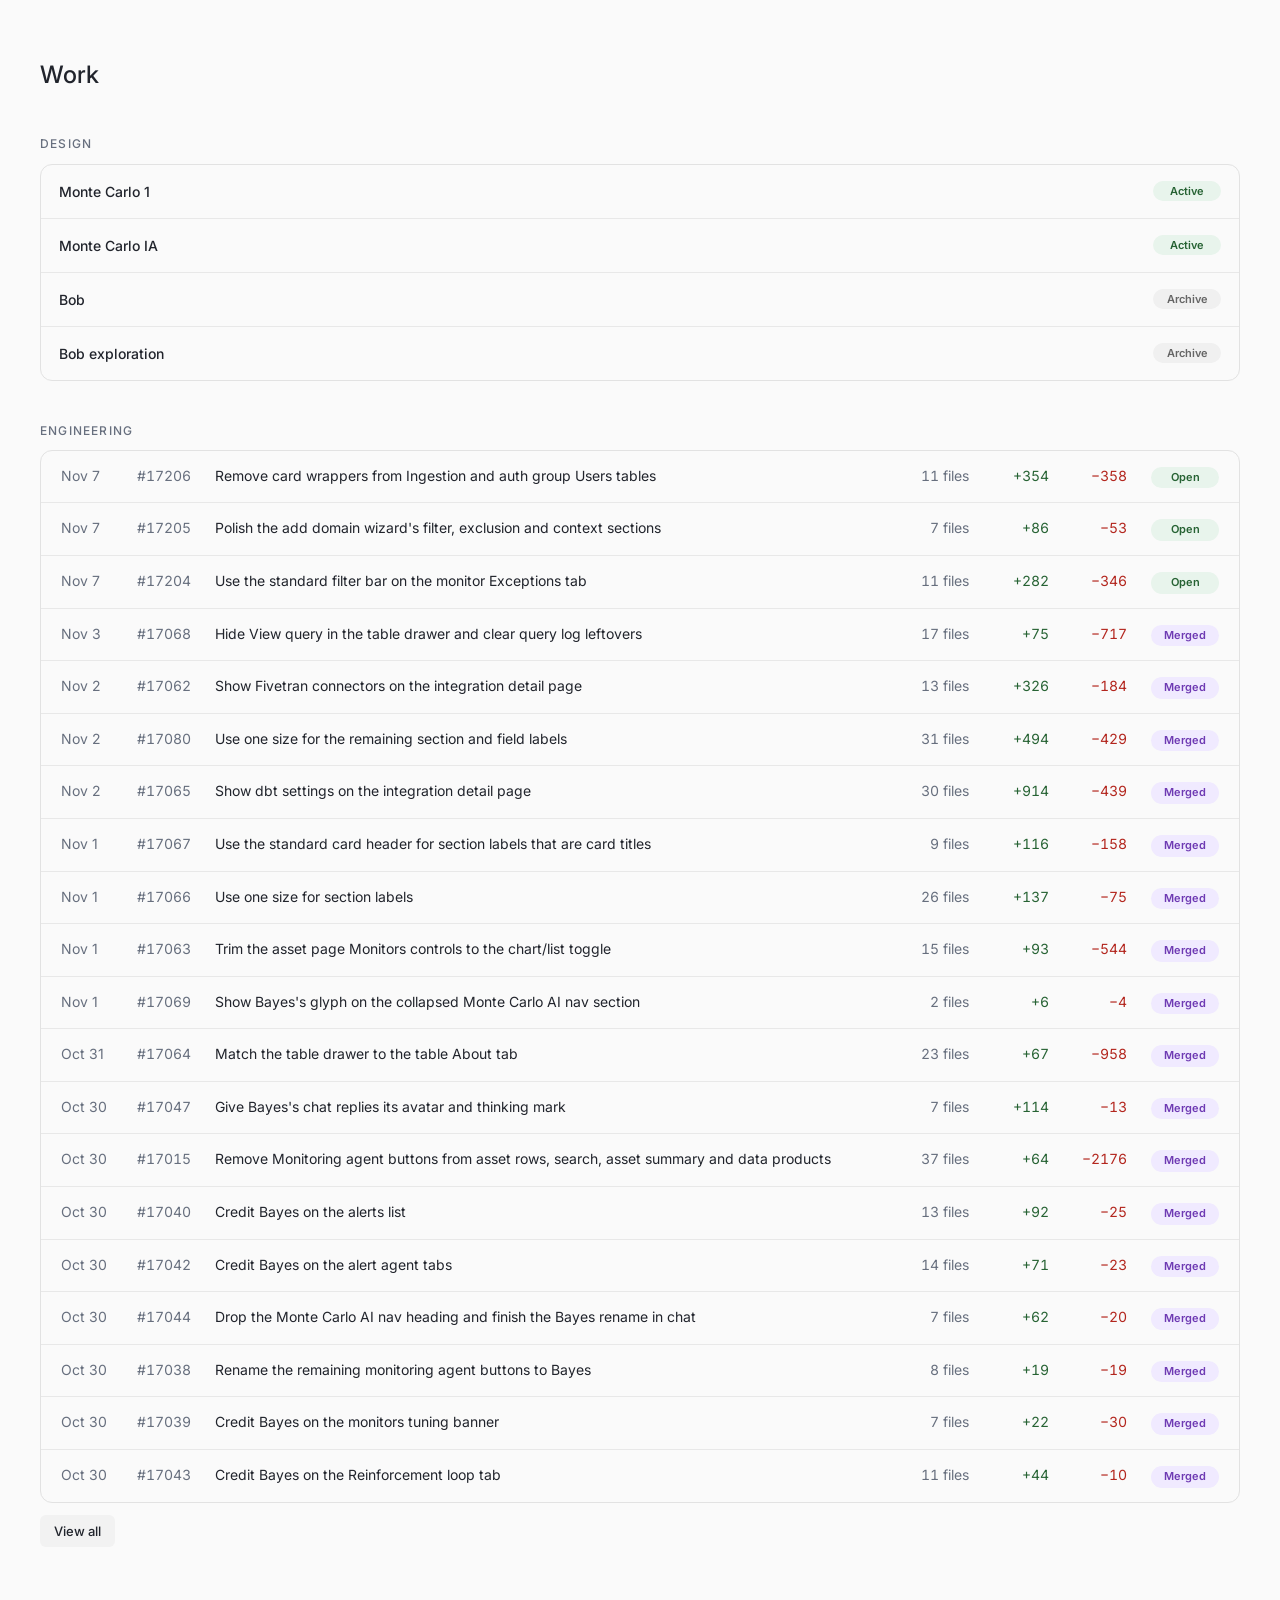
<file: index.html>
<!DOCTYPE html>
<html lang="en">
<head>
<meta charset="UTF-8">
<meta name="viewport" content="width=device-width, initial-scale=1.0">
<title>Work — Monte Carlo</title>
<link rel="stylesheet" href="style.css">
</head>
<body>
<div class="doc">

  <h1 class="cover-title">Work</h1>

  <div class="section">
    <p class="section-label">Design</p>
    <div class="group">
      <a href="https://mc-1.lovable.app/" class="group-link" target="_blank" rel="noopener">
        <span class="group-name">Monte Carlo 1</span>
        <span class="link-badge link-badge-green">Active</span>
      </a>
      <a href="https://mc-ia.lovable.app/" class="group-link" target="_blank" rel="noopener">
        <span class="group-name">Monte Carlo IA</span>
        <span class="link-badge link-badge-green">Active</span>
      </a>
      <a href="https://b0b.lovable.app/" class="group-link" target="_blank" rel="noopener">
        <span class="group-name">Bob</span>
        <span class="link-badge">Archive</span>
      </a>
      <a href="https://mc-2.lovable.app/" class="group-link" target="_blank" rel="noopener">
        <span class="group-name">Bob exploration</span>
        <span class="link-badge">Archive</span>
      </a>
    </div>
  </div>

  <div class="section">
    <p class="section-label">Engineering</p>
    <div class="group">
      <div id="pr-list"><span class="pr-loading">Loading&hellip;</span></div>
    </div>
    <a id="pr-view-all" href="https://github.com/pulls/authored" class="pr-view-all-btn" target="_blank" rel="noopener" style="display:none">View all</a>
  </div>

</div>

<script>
(async function () {
  const el = document.getElementById('pr-list');
  try {
    const res = await fetch('prs.json', { cache: 'no-store' });
    const all = (await res.json()).filter(pr => pr.merged_at || pr.state === 'open');
    const items = all.slice(0, 20);
    if (!items?.length) { el.innerHTML = '<span class="pr-loading">No PRs yet.</span>'; return; }
    el.innerHTML = items.map(pr => {
      const state = pr.merged_at ? 'merged' : pr.state;
      const date = new Date(pr.updated_at).toLocaleDateString('en-US', { month: 'short', day: 'numeric' });
      const label = state[0].toUpperCase() + state.slice(1);
      const files = pr.changed_files == null
        ? ''
        : `${pr.changed_files} ${pr.changed_files === 1 ? 'file' : 'files'}`;
      const diff = pr.additions == null && pr.deletions == null
        ? ''
        : `<span class="pr-add">+${pr.additions ?? 0}</span><span class="pr-del">&minus;${pr.deletions ?? 0}</span>`;
      return `<div class="pr-row">
        <span class="pr-date">${date}</span>
        <span class="pr-num">#${pr.number}</span>
        <a href="${pr.html_url}" class="pr-title" target="_blank" rel="noopener">${pr.title}</a>
        <span class="pr-files">${files}</span>
        <span class="pr-diff">${diff}</span>
        <span class="pr-state pr-${state}">${label}</span>
      </div>`;
    }).join('');
    document.getElementById('pr-view-all').style.display = 'inline-block';
  } catch (e) {
    el.innerHTML = '<span class="pr-loading">Failed to load PRs.</span>';
  }
})();
</script>
</body>
</html>
</file>
<file: style.css>
@import url('https://fonts.googleapis.com/css2?family=Inter:wght@400;500;600&family=IBM+Plex+Mono&display=swap');

* { box-sizing: border-box; margin: 0; padding: 0; }

body {
  background: #FAFAFA;
  color: #21242C;
  font-family: 'Inter', -apple-system, sans-serif;
  font-size: 14px;
  line-height: 1.6;
  -webkit-font-smoothing: antialiased;
}

.doc { max-width: 1280px; margin: 0 auto; padding: 56px 40px; }

.back-link {
  display: inline-flex;
  align-items: center;
  gap: 6px;
  color: #676F7E;
  text-decoration: none;
  font-size: 13px;
  margin-bottom: 16px;
}
.back-link:visited { color: #676F7E; }
.back-link:hover { color: #21242C; }

.cover-title { font-size: 24px; font-weight: 500; }

.subtitle { color: #676F7E; line-height: 1.8; margin-top: 10px; }

.section { margin-top: 40px; }

.section-label {
  font-size: 12px;
  font-weight: 500;
  letter-spacing: 1.2px;
  text-transform: uppercase;
  color: #676F7E;
  margin-bottom: 10px;
}

.group { border: 1px solid #E2E2E2; border-radius: 12px; overflow: hidden; }

.group-link {
  display: flex;
  align-items: center;
  justify-content: space-between;
  padding: 16px 18px;
  text-decoration: none;
  color: #21242C;
  line-height: 1.5;
  transition: background 0.1s;
}

.group-link + .group-link { border-top: 1px solid #E8E8E8; }
.group-link:hover { background: #fff; }

.group-row { padding: 16px 18px; border-bottom: 1px solid #E8E8E8; }
.group-row:last-child { border-bottom: none; }

.group-name { font-weight: 500; }

.link-badge,
.pr-state {
  font-size: 11px;
  font-weight: 600;
  flex-shrink: 0;
  width: 68px;
  text-align: center;
  padding: 2px 7px;
  border-radius: 20px;
  background: #F0F0F0;
  color: #666;
}

.link-badge-green { background: #E8F4EC; color: #276334; }
.link-badge-orange { background: #FFF0E0; color: #CC6000; }
.link-badge-purple { background: #F0EAFF; color: #6E3AB3; }

.pr-row {
  display: flex;
  align-items: baseline;
  gap: 24px;
  padding: 14px 20px;
  border-bottom: 1px solid #E8E8E8;
}

.pr-row:last-child { border-bottom: none; }

.pr-row:hover { background: #fff; }
.pr-row { transition: background 0.1s; }

.pr-open   { background: #E8F4EC; color: #276334; }
.pr-merged { background: #F0EAFF; color: #6E3AB3; }

.pr-title { flex: 1; color: #21242C; text-decoration: none; line-height: 1.6; }

.pr-date { color: #676F7E; flex-shrink: 0; width: 52px; }
.pr-loading { color: #676F7E; padding: 12px 18px; }

.pr-num,
.pr-files,
.pr-diff {
  flex-shrink: 0;
  font-variant-numeric: tabular-nums;
}

.pr-num { color: #676F7E; width: 54px; }

.pr-files,
.pr-diff { text-align: right; }

.pr-files { color: #676F7E; width: 62px; }
.pr-diff { width: 134px; }

/* Fixed sub-columns so additions and deletions line up down the list */
.pr-add,
.pr-del { display: inline-block; text-align: right; }

.pr-add { color: #276334; width: 56px; }
.pr-del { color: #B3261E; width: 54px; margin-left: 24px; }

@media (max-width: 640px) {
  .pr-files, .pr-diff { display: none; }
}

.pr-view-all-btn {
  display: inline-block;
  margin-top: 12px;
  padding: 6px 14px;
  font-size: 13px;
  font-weight: 500;
  color: #21242C;
  background: #F2F2F2;
  border-radius: 6px;
  text-decoration: none;
}
.pr-view-all-btn:hover { background: #E8E8E8; }

.pnum { color: #676F7E; margin-bottom: 4px; }

.title { font-size: 20px; font-weight: 600; margin-bottom: 10px; line-height: 1.3; }

.body { color: #676F7E; line-height: 1.85; margin-bottom: 28px; }

.cap { font-size: 14px; color: #676F7E; margin-top: 8px; line-height: 1.5; }

.lbl { font-size: 14px; color: #676F7E; margin-bottom: 8px; }

.tm {
  background: #1A1A1A;
  border-radius: 8px;
  padding: 16px 20px;
  font-family: 'IBM Plex Mono', monospace;
  font-size: 12px;
  line-height: 1.9;
}

.e { color: #E05050; }
.w { color: #CC8800; }
.g { color: #4CAF50; }
.d { color: #555; }
.c { color: #CCC; }

.two { display: grid; grid-template-columns: 1fr 1fr; gap: 24px; align-items: start; }

.tag {
  display: inline-block;
  font-size: 11px;
  font-weight: 600;
  letter-spacing: 0.5px;
  padding: 2px 8px;
  border-radius: 20px;
  margin-bottom: 8px;
}

.tag-today  { background: #FFF0E0; color: #CC6000; }
.tag-future { background: #EEF4FF; color: #2255BB; }
</file>
